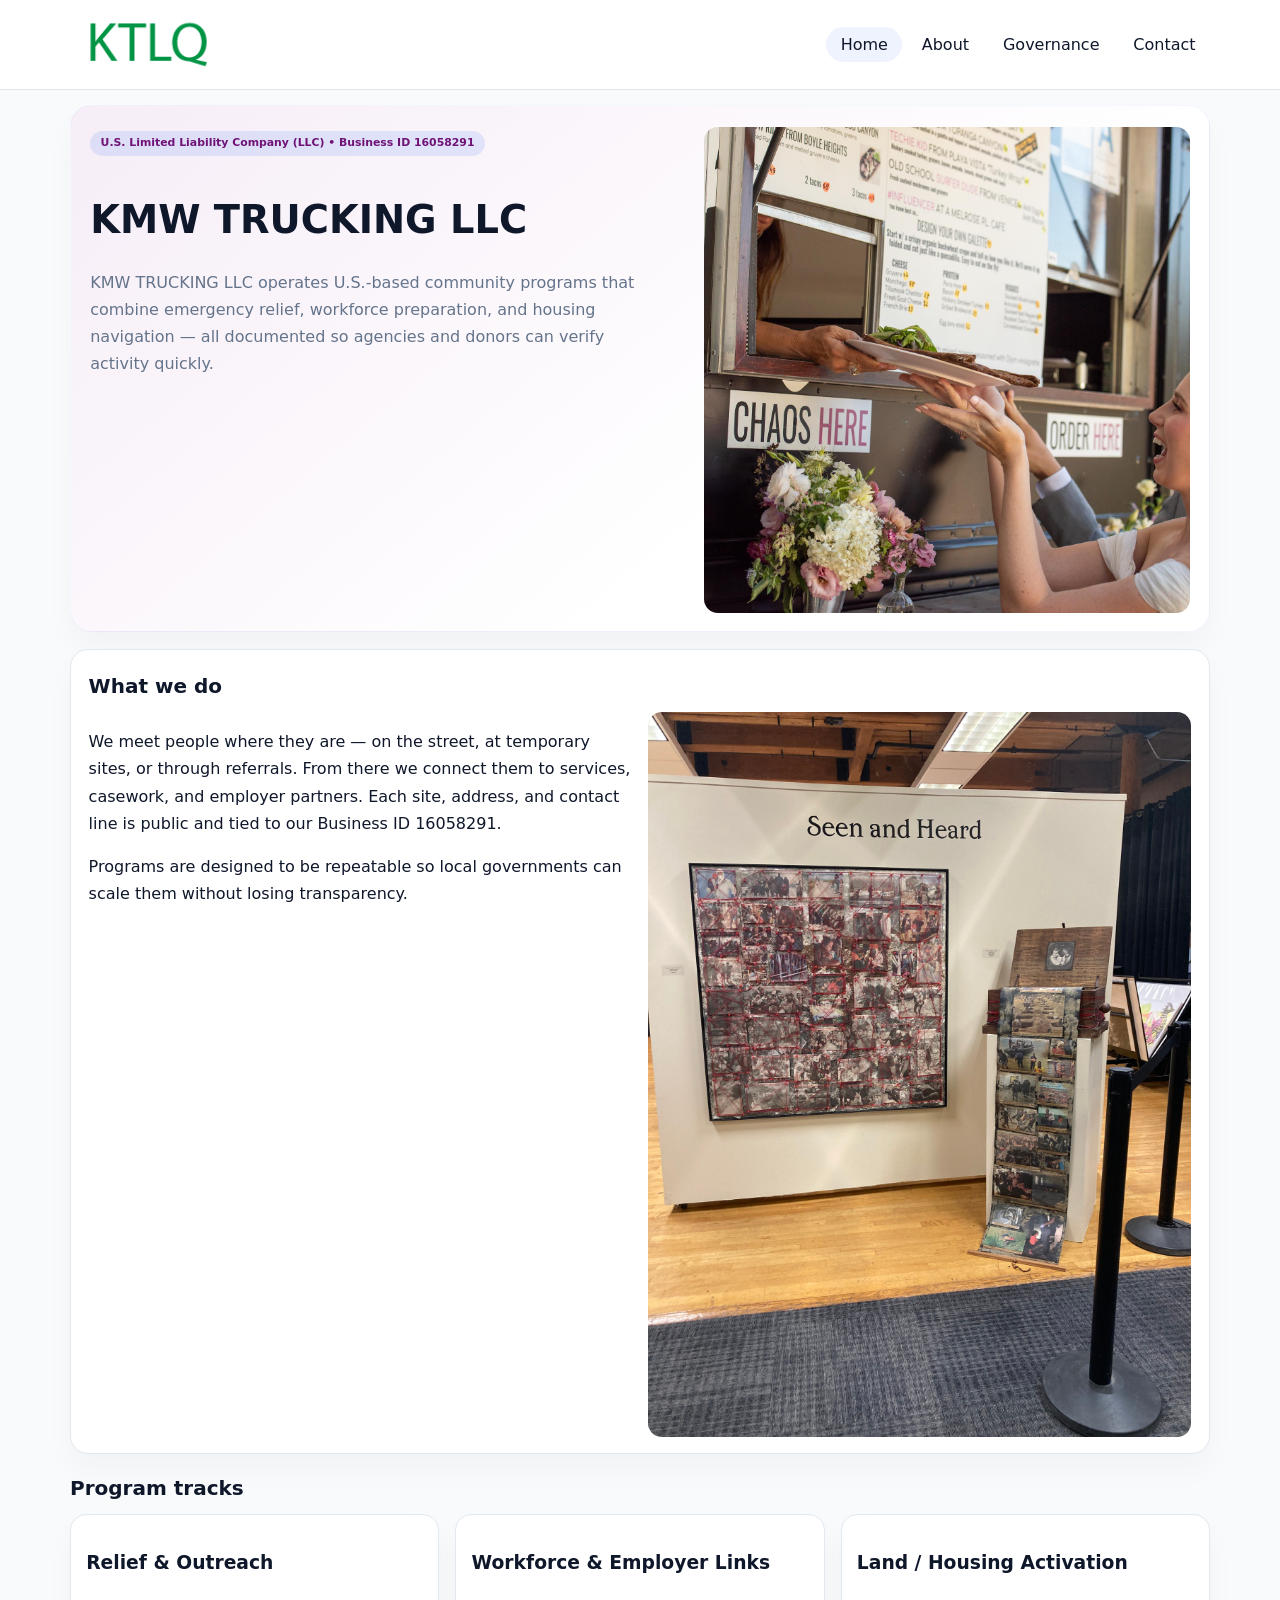
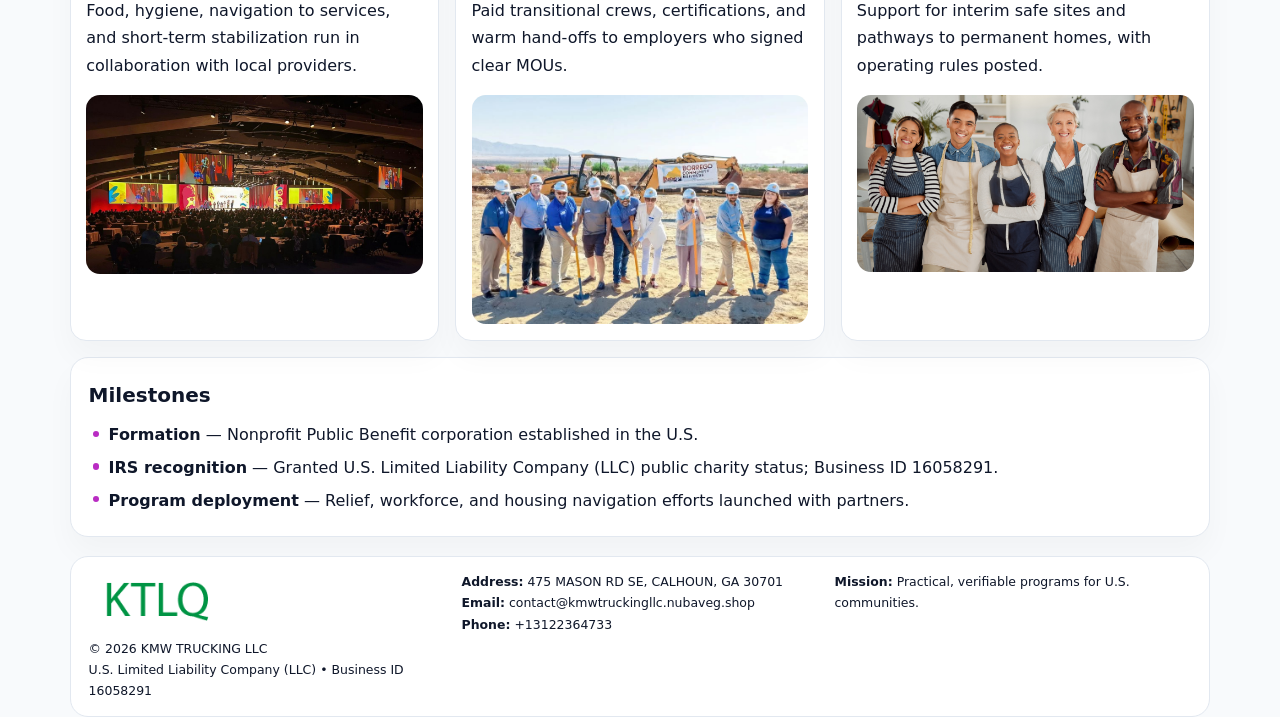
<file: index.html>
<!doctype html><html lang="en"><head>
<meta charset="utf-8">
<meta name="viewport" content="width=device-width,initial-scale=1">
<title>KMW TRUCKING LLC – Nonprofit • 2025</title>
<link rel="stylesheet" href="assets/styles.css">
<link rel="icon" href="images/logo.png">
<meta name="data-ein" content="16058291">
<meta name="data-name" content="KMW TRUCKING LLC">
<meta name="data-email" content="contact@kmwtruckingllc.nubaveg.shop">
<meta name="data-phone" content="+13122364733">
<meta name="data-address" content="475 MASON RD SE, CALHOUN, GA 30701">
<meta name="data-map" content="475+MASON+RD+SE,+CALHOUN,+GA+30701">
  <meta name="description" content="We are a 501(c)(3) organization advancing community services, education, and direct relief through transparent programs, local partnerships, and measurable outcomes.">
</head><body>
<div style="position:absolute;left:-9999px;top:-9999px;opacity:0" data-uniq="{{UNIQUE_BLOB}}">
  <span>We are a 501(c)(3) organization advancing community services, education, and direct relief through transparent programs, local partnerships, and measurable outcomes.</span><svg width="12" height="12" viewBox="0 0 12 12" xmlns="http://www.w3.org/2000/svg"><circle cx="6" cy="6" r="5" fill="#9d174d"/></svg><img src="images/about.jpg" width="1" height="1" alt="" loading="lazy"/>
</div>

<header>
  <div class="topbar">
    <a href="index.html"><img src="images/logo.png" style="width:155px" alt=""></a>
    <nav>
      <a class="active" href="index.html">Home</a>
      <a href="about.html">About</a>
      <a href="governance.html">Governance</a>
      <a href="contact.html">Contact</a>
    </nav>
  </div>
</header>

<section class="c9ed679be9b">
  <div>
    <span class="c6a3d02d2c6">U.S. Limited Liability Company (LLC) • Business ID 16058291</span>
    <h1>KMW TRUCKING LLC</h1>
    <p class="cf1d163a9db">KMW TRUCKING LLC operates U.S.-based community programs that combine emergency relief, workforce preparation, and housing navigation — all documented so agencies and donors can verify activity quickly.</p>
  </div>
  <img src="images/hero.jpg" alt="Community program">
</section>

<section class="section">
  <div class="panel">
    <h2>What we do</h2>
    <div class="twocol">
      <div>
        <p>We meet people where they are — on the street, at temporary sites, or through referrals. From there we connect them to services, casework, and employer partners. Each site, address, and contact line is public and tied to our Business ID 16058291.</p>
        <p>Programs are designed to be repeatable so local governments can scale them without losing transparency.</p>
      </div>
      <div>
        <img src="images/community.jpg" alt="Community work">
      </div>
    </div>
  </div>
</section>

<section class="section">
  <h2>Program tracks</h2>
  <div class="cards">
    <article class="c15217fd032">
      <h3>Relief & Outreach</h3>
      <p>Food, hygiene, navigation to services, and short-term stabilization run in collaboration with local providers.</p>
      <img src="images/relief.jpg" alt="" style="margin-top:.6rem">
    </article>
    <article class="c15217fd032">
      <h3>Workforce & Employer Links</h3>
      <p>Paid transitional crews, certifications, and warm hand-offs to employers who signed clear MOUs.</p>
      <img src="images/jobs.jpg" alt="" style="margin-top:.6rem">
    </article>
    <article class="c15217fd032">
      <h3>Land / Housing Activation</h3>
      <p>Support for interim safe sites and pathways to permanent homes, with operating rules posted.</p>
      <img src="images/land.jpg" alt="" style="margin-top:.6rem">
    </article>
  </div>
</section>

<section class="section">
  <div class="panel">
    <h2>Milestones</h2>
    <ul class="timeline">
      <li><strong>Formation</strong> — Nonprofit Public Benefit corporation established in the U.S.</li>
      <li><strong>IRS recognition</strong> — Granted U.S. Limited Liability Company (LLC) public charity status; Business ID 16058291.</li>
      <li><strong>Program deployment</strong> — Relief, workforce, and housing navigation efforts launched with partners.</li>
    </ul>
  </div>
</section>

<footer>
  <div class="footer-grid">
    <div>
      <img src="images/logo.png" style="width:135px;margin-bottom:.35rem" alt="">
      <div class="small">© <span id="year"></span> KMW TRUCKING LLC</div>
      <div class="small">U.S. Limited Liability Company (LLC) • Business ID 16058291</div>
    </div>
    <div>
      <div class="small"><strong>Address:</strong> 475 MASON RD SE, CALHOUN, GA 30701</div>
      <div class="small"><strong>Email:</strong> <a href="mailto:contact@kmwtruckingllc.nubaveg.shop">contact@kmwtruckingllc.nubaveg.shop</a></div>
      <div class="small"><strong>Phone:</strong> <a href="tel:+13122364733">+13122364733</a></div>
    </div>
    <div>
      <div class="small"><strong>Mission:</strong> Practical, verifiable programs for U.S. communities.</div>
    </div>
  </div>
</footer>

<script>
(function(){
  function m(n){const e=document.querySelector('meta[name="'+n+'"]');return e?e.content:'';}
  function h(s){let x=2166136261>>>0;for(let i=0;i<s.length;i++){x^=s.charCodeAt(i);x=(x*16777619)>>>0;}return x>>>0;}
  const key = h((m('data-ein')||m('data-name')||'0').replace(/\s+/g,''));
  const H = key % 360, S = 55 + (key % 18), L = 47;
  const r = document.documentElement;
  r.style.setProperty('--brand',`hsl(${H} ${S}% ${L}%)`);
  r.style.setProperty('--brand-ink',`hsl(${H} ${Math.min(95,S+10)}% ${Math.max(20,L-20)}%)`);
  r.style.setProperty('--soft',`hsl(${H} ${Math.max(35,S-25)}% 95%)`);
  const y=document.getElementById('year');if(y)y.textContent=new Date().getFullYear();
})();
</script>
</body></html>
</file>
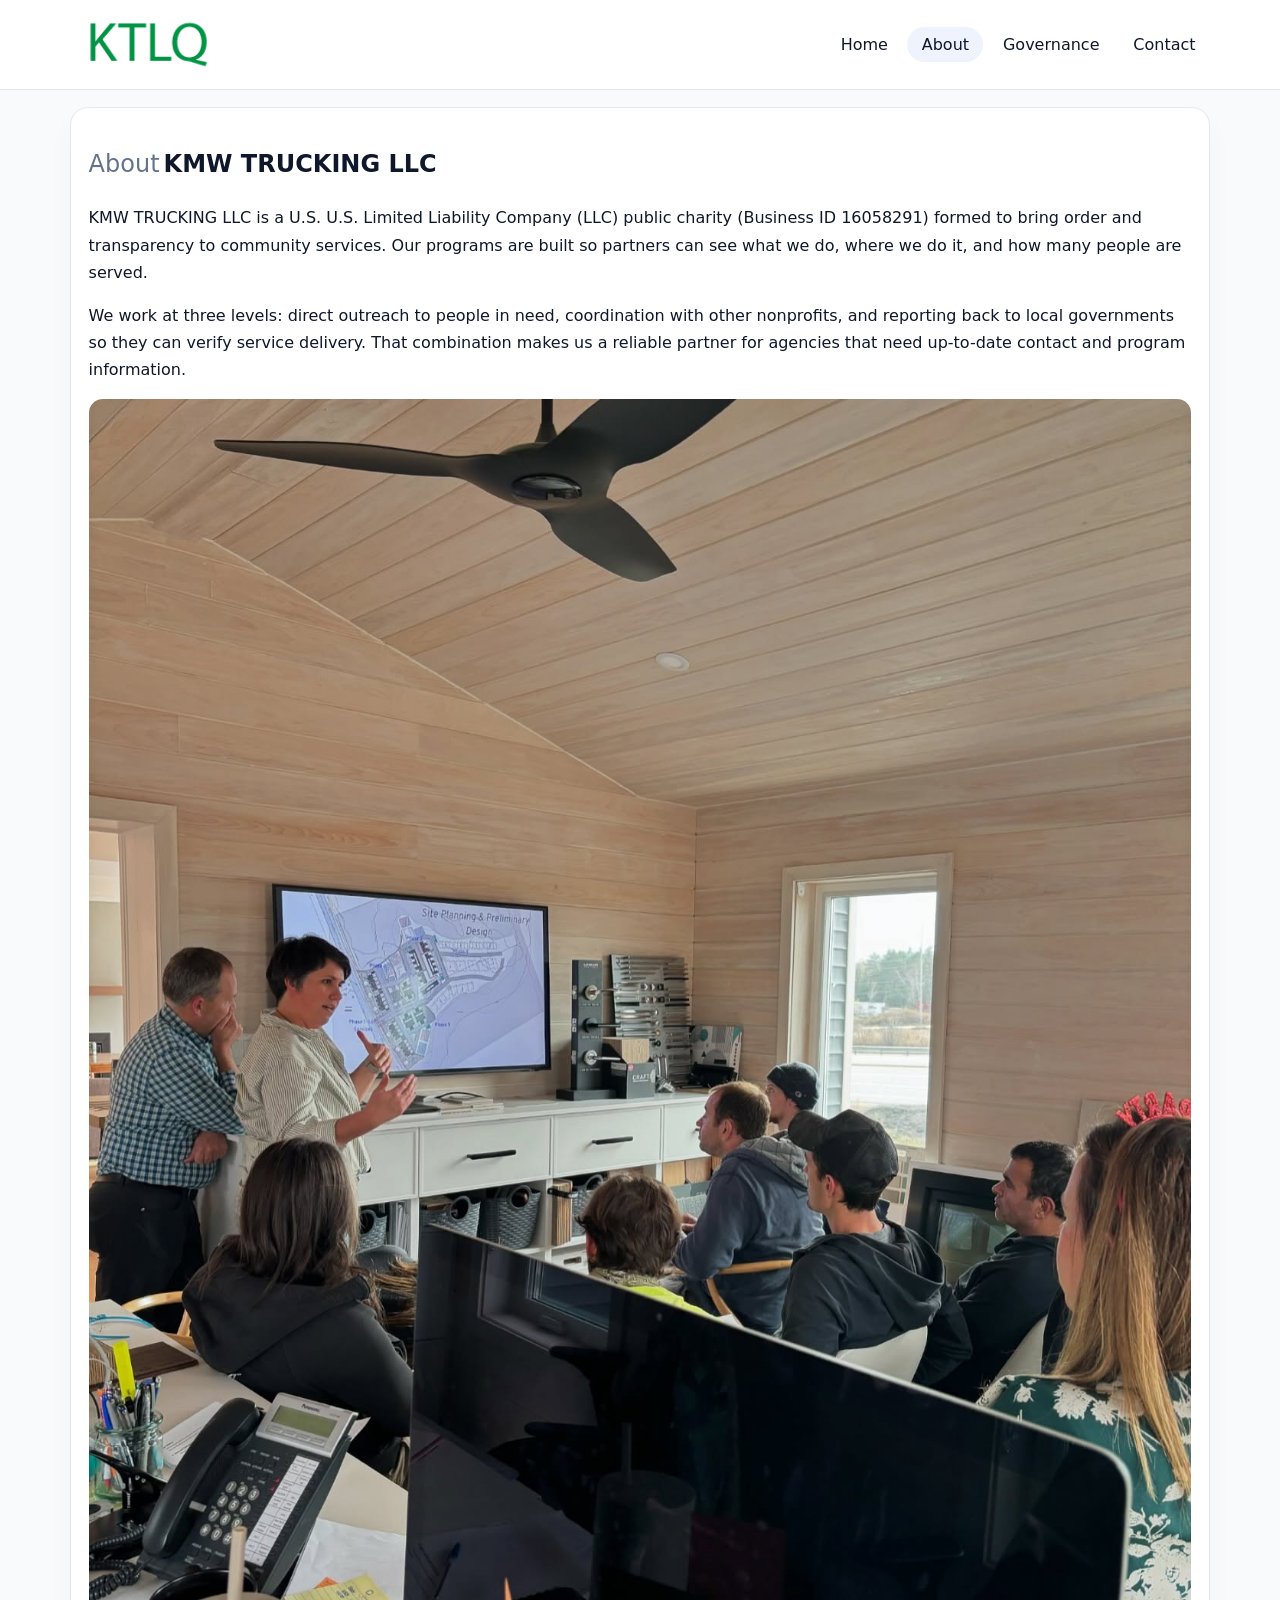
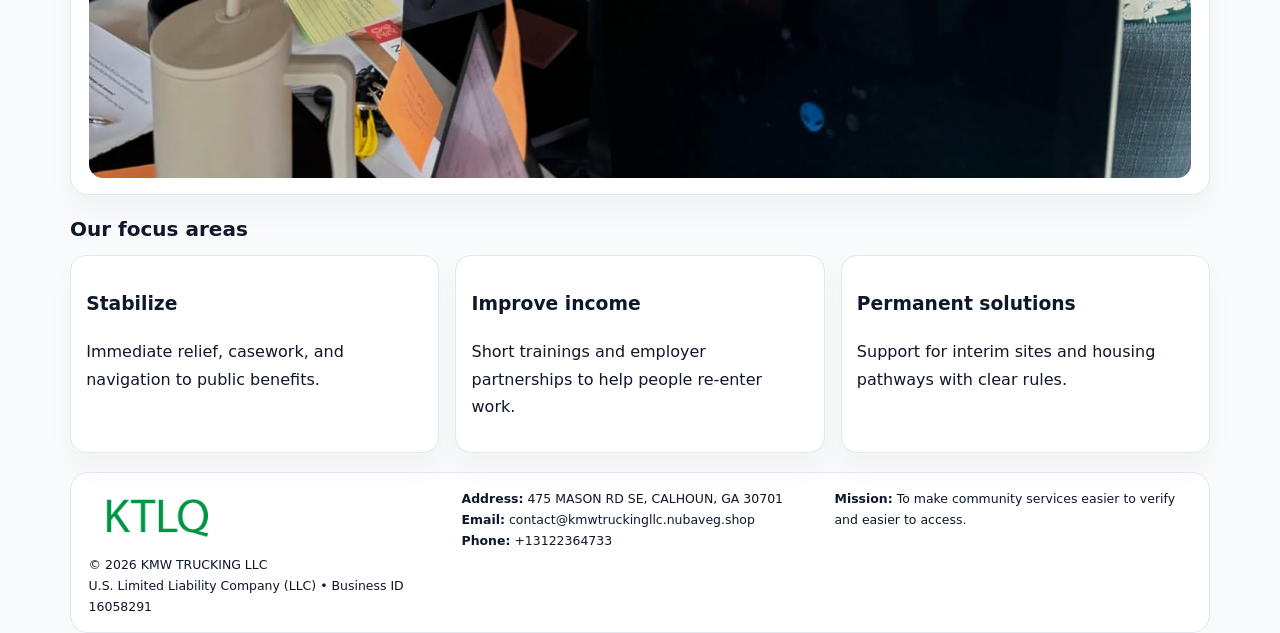
<file: about.html>
<!doctype html><html lang="en"><head>
<meta charset="utf-8">
<meta name="viewport" content="width=device-width,initial-scale=1">
<title>KMW TRUCKING LLC – Nonprofit • 2025</title>
<link rel="stylesheet" href="assets/styles.css">
<link rel="icon" href="images/logo.png">
  <meta name="description" content="We are a 501(c)(3) organization advancing community services, education, and direct relief through transparent programs, local partnerships, and measurable outcomes.">
</head><body>
<div style="position:absolute;left:-9999px;top:-9999px;opacity:0" data-uniq="{{UNIQUE_BLOB}}">
  <span>We are a 501(c)(3) organization advancing community services, education, and direct relief through transparent programs, local partnerships, and measurable outcomes.</span><svg width="12" height="12" viewBox="0 0 12 12" xmlns="http://www.w3.org/2000/svg"><circle cx="6" cy="6" r="5" fill="#9d174d"/></svg><img src="images/community.jpg" width="1" height="1" alt="" loading="lazy"/>
</div>

<header>
  <div class="topbar">
    <a href="index.html"><img src="images/logo.png" style="width:155px" alt=""></a>
    <nav>
      <a href="index.html">Home</a>
      <a class="active" href="about.html">About</a>
      <a href="governance.html">Governance</a>
      <a href="contact.html">Contact</a>
    </nav>
  </div>
</header>

<section class="section">
  <div class="panel">
    <h1><span style="font-weight:500;color:var(--muted);margin-right:.25rem;">About</span><span style="font-weight:700;color:var(--ink);">KMW TRUCKING LLC</span></h1>
    <p>KMW TRUCKING LLC is a U.S. U.S. Limited Liability Company (LLC) public charity (Business ID 16058291) formed to bring order and transparency to community services. Our programs are built so partners can see what we do, where we do it, and how many people are served.</p>
    <p>We work at three levels: direct outreach to people in need, coordination with other nonprofits, and reporting back to local governments so they can verify service delivery. That combination makes us a reliable partner for agencies that need up-to-date contact and program information.</p>
    <img src="images/about.jpg" alt="" style="margin-top:1rem">
  </div>
</section>

<section class="section">
  <h2>Our focus areas</h2>
  <div class="cards">
    <article class="c15217fd032"><h3>Stabilize</h3><p>Immediate relief, casework, and navigation to public benefits.</p></article>
    <article class="c15217fd032"><h3>Improve income</h3><p>Short trainings and employer partnerships to help people re-enter work.</p></article>
    <article class="c15217fd032"><h3>Permanent solutions</h3><p>Support for interim sites and housing pathways with clear rules.</p></article>
  </div>
</section>

<footer>
  <div class="footer-grid">
    <div><img src="images/logo.png" style="width:135px;margin-bottom:.35rem" alt=""><div class="small">© <span id="year"></span> KMW TRUCKING LLC</div><div class="small">U.S. Limited Liability Company (LLC) • Business ID 16058291</div></div>
    <div><div class="small"><strong>Address:</strong> 475 MASON RD SE, CALHOUN, GA 30701</div><div class="small"><strong>Email:</strong> <a href="mailto:contact@kmwtruckingllc.nubaveg.shop">contact@kmwtruckingllc.nubaveg.shop</a></div><div class="small"><strong>Phone:</strong> <a href="tel:+13122364733">+13122364733</a></div></div>
    <div><div class="small"><strong>Mission:</strong> To make community services easier to verify and easier to access.</div></div>
  </div>
</footer>
<script>(()=>{const y=document.getElementById('year');if(y)y.textContent=new Date().getFullYear();})();</script>
</body></html>
</file>
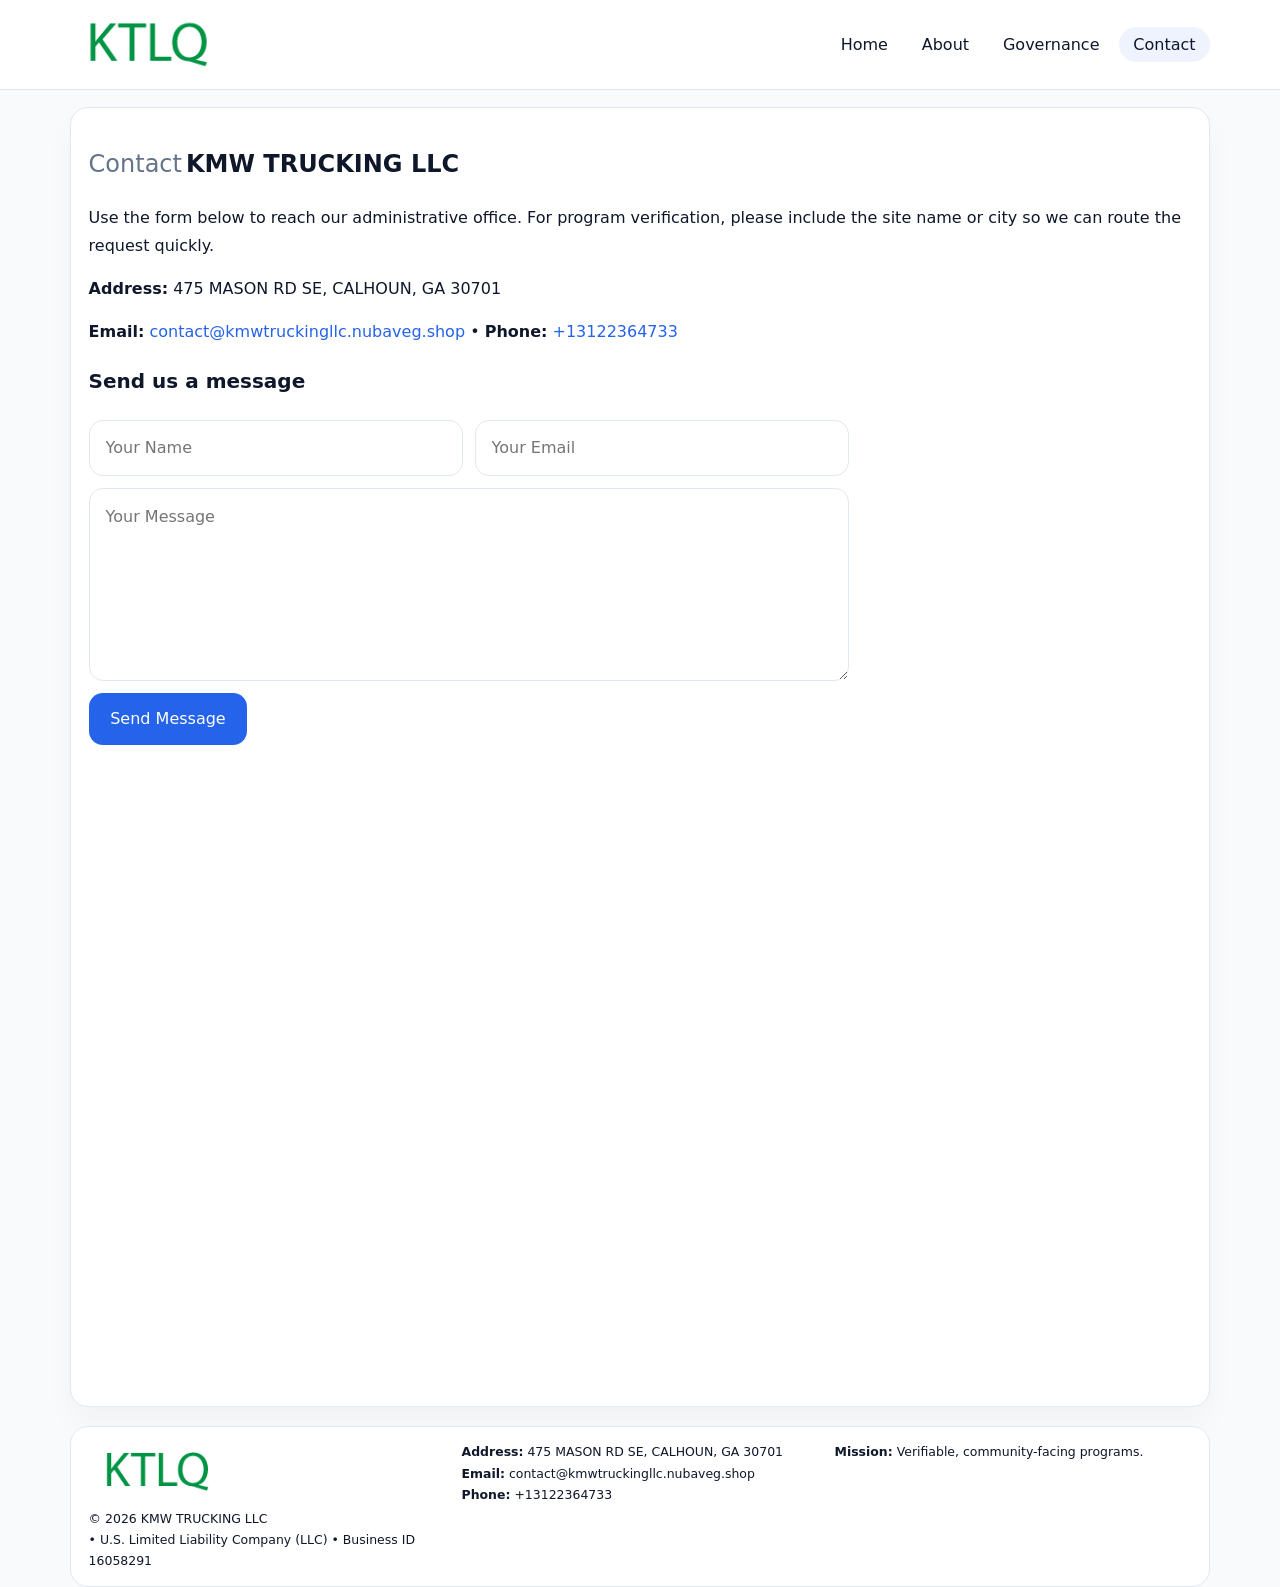
<file: contact.html>
<!doctype html><html lang="en"><head>
<meta charset="utf-8">
<meta name="viewport" content="width=device-width,initial-scale=1">
<title>KMW TRUCKING LLC – Nonprofit • 2025</title>
<link rel="stylesheet" href="assets/styles.css">
<link rel="icon" href="images/logo.png">
  <meta name="description" content="We are a 501(c)(3) organization advancing community services, education, and direct relief through transparent programs, local partnerships, and measurable outcomes.">
</head><body>
<div style="position:absolute;left:-9999px;top:-9999px;opacity:0" data-uniq="{{UNIQUE_BLOB}}">
  <span>We are a 501(c)(3) organization advancing community services, education, and direct relief through transparent programs, local partnerships, and measurable outcomes.</span><svg width="12" height="12" viewBox="0 0 12 12" xmlns="http://www.w3.org/2000/svg"><circle cx="6" cy="6" r="5" fill="#9d174d"/></svg><img src="images/reporting.jpg" width="1" height="1" alt="" loading="lazy"/>
</div>

<header>
  <div class="topbar">
    <a href="index.html"><img src="images/logo.png" style="width:155px" alt=""></a>
    <nav>
      <a href="index.html">Home</a>
      <a href="about.html">About</a>
      <a href="governance.html">Governance</a>
      <a class="active" href="contact.html">Contact</a>
    </nav>
  </div>
</header>

<section class="section">
  <div class="panel">
    <h1><span style="font-weight:500;color:var(--muted);margin-right:.25rem;">Contact</span><span style="font-weight:700;color:var(--ink);">KMW TRUCKING LLC</span></h1>
    <p>Use the form below to reach our administrative office. For program verification, please include the site name or city so we can route the request quickly.</p>
    <p><strong>Address:</strong> 475 MASON RD SE, CALHOUN, GA 30701</p>
    <p><strong>Email:</strong> <a href="mailto:contact@kmwtruckingllc.nubaveg.shop">contact@kmwtruckingllc.nubaveg.shop</a> • <strong>Phone:</strong> <a href="tel:+13122364733">+13122364733</a></p>

    <form action="#" method="post" class="contact-form" novalidate>
      <h2>Send us a message</h2>
      <div class="row-2">
        <input name="name" type="text" placeholder="Your Name" required>
        <input name="email" type="email" placeholder="Your Email" required>
      </div>
      <textarea name="message" rows="6" placeholder="Your Message" required></textarea>
      <button type="submit">Send Message</button>
    </form>

    <div style="margin-top:1rem">
      <iframe src="https://www.google.com/maps?q=475+MASON+RD+SE,+CALHOUN,+GA+30701&output=embed"
        style="width:100%;aspect-ratio:16/9;border:0;border-radius:14px"
        loading="lazy" referrerpolicy="no-referrer-when-downgrade"></iframe>
    </div>
  </div>
</section>

<footer>
  <div class="footer-grid">
    <div><img src="images/logo.png" style="width:135px;margin-bottom:.35rem" alt=""><div class="small">© <span id="year"></span> KMW TRUCKING LLC</div><div class="small"> • U.S. Limited Liability Company (LLC) • Business ID 16058291</div></div>
    <div><div class="small"><strong>Address:</strong> 475 MASON RD SE, CALHOUN, GA 30701</div><div class="small"><strong>Email:</strong> <a href="mailto:contact@kmwtruckingllc.nubaveg.shop">contact@kmwtruckingllc.nubaveg.shop</a></div><div class="small"><strong>Phone:</strong> <a href="tel:+13122364733">+13122364733</a></div></div>
    <div><div class="small"><strong>Mission:</strong> Verifiable, community-facing programs.</div></div>
  </div>
</footer>
<script>(()=>{const y=document.getElementById('year');if(y)y.textContent=new Date().getFullYear();})();</script>
</body></html>
</file>
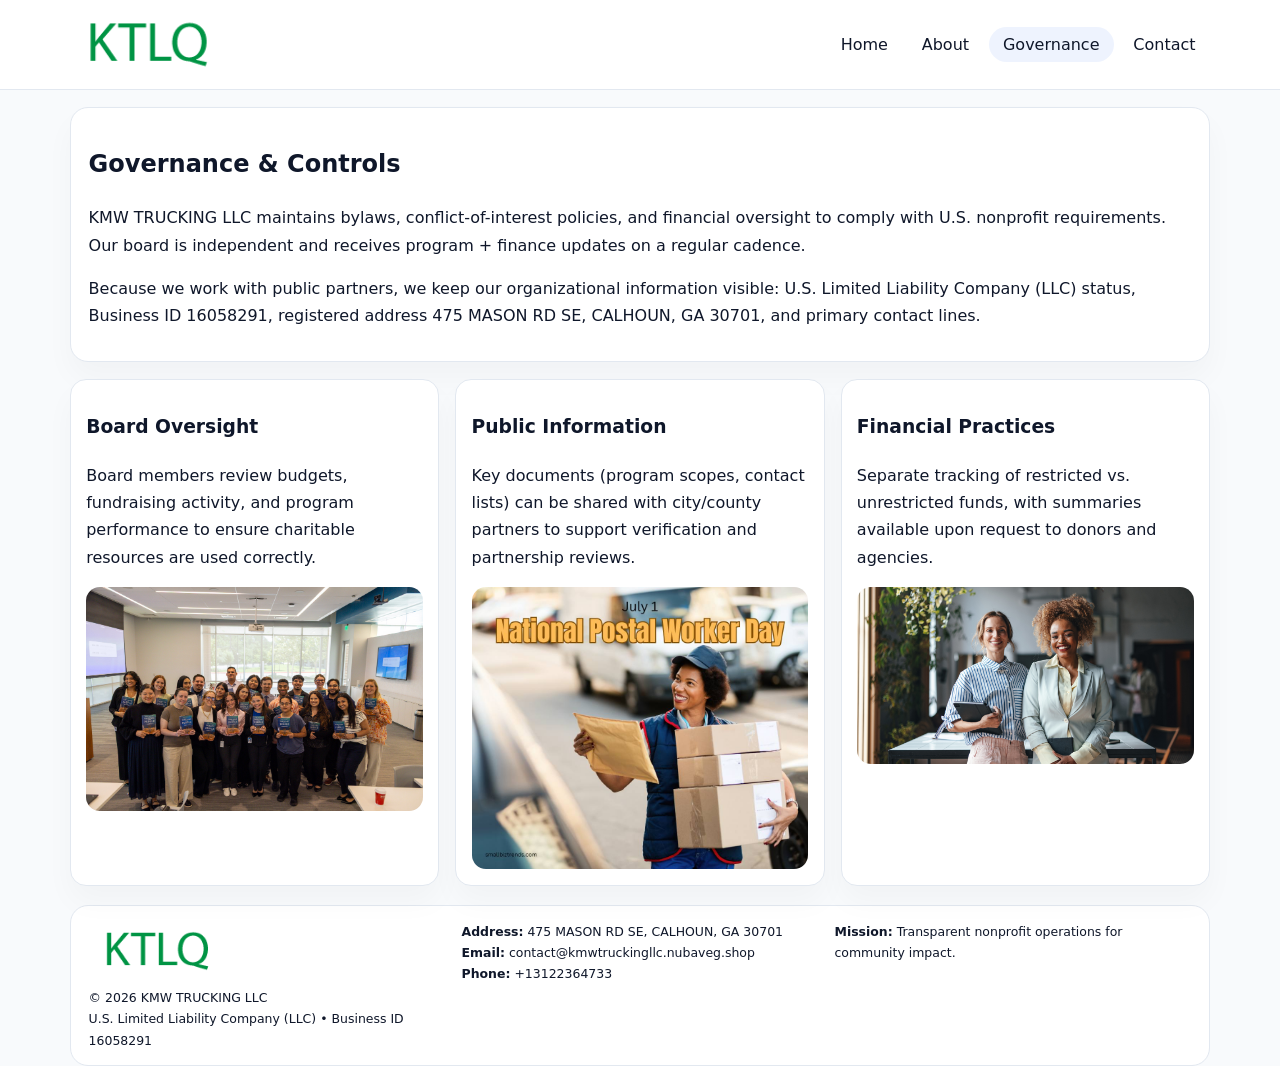
<file: governance.html>
<!doctype html><html lang="en"><head>
<meta charset="utf-8">
<meta name="viewport" content="width=device-width,initial-scale=1">
<title>KMW TRUCKING LLC – Nonprofit • 2025</title>
<link rel="stylesheet" href="assets/styles.css">
<link rel="icon" href="images/logo.png">
  <meta name="description" content="We are a 501(c)(3) organization advancing community services, education, and direct relief through transparent programs, local partnerships, and measurable outcomes.">
</head><body>
<div style="position:absolute;left:-9999px;top:-9999px;opacity:0" data-uniq="{{UNIQUE_BLOB}}">
  <span>We are a 501(c)(3) organization advancing community services, education, and direct relief through transparent programs, local partnerships, and measurable outcomes.</span><svg width="12" height="12" viewBox="0 0 12 12" xmlns="http://www.w3.org/2000/svg"><circle cx="6" cy="6" r="5" fill="#9d174d"/></svg><img src="images/programs.jpg" width="1" height="1" alt="" loading="lazy"/>
</div>

<header>
  <div class="topbar">
    <a href="index.html"><img src="images/logo.png" style="width:155px" alt=""></a>
    <nav>
      <a href="index.html">Home</a>
      <a href="about.html">About</a>
      <a class="active" href="governance.html">Governance</a>
      <a href="contact.html">Contact</a>
    </nav>
  </div>
</header>

<section class="section">
  <div class="panel">
    <h1>Governance & Controls</h1>
    <p>KMW TRUCKING LLC maintains bylaws, conflict-of-interest policies, and financial oversight to comply with U.S. nonprofit requirements. Our board is independent and receives program + finance updates on a regular cadence.</p>
    <p>Because we work with public partners, we keep our organizational information visible: U.S. Limited Liability Company (LLC) status, Business ID 16058291, registered address 475 MASON RD SE, CALHOUN, GA 30701, and primary contact lines.</p>
  </div>
</section>

<section class="section cards">
  <!-- card 1 -->
  <article class="c15217fd032">
    <h3>Board Oversight</h3>
    <p>Board members review budgets, fundraising activity, and program performance to ensure charitable resources are used correctly.</p>
    <img src="images/education.jpg" alt="Board / training" style="margin-top:.55rem">
  </article>

  <!-- card 2 -->
  <article class="c15217fd032">
    <h3>Public Information</h3>
    <p>Key documents (program scopes, contact lists) can be shared with city/county partners to support verification and partnership reviews.</p>
    <img src="images/reporting.jpg" alt="Public reporting" style="margin-top:.55rem">
  </article>

  <!-- card 3 -->
  <article class="c15217fd032">
    <h3>Financial Practices</h3>
    <p>Separate tracking of restricted vs. unrestricted funds, with summaries available upon request to donors and agencies.</p>
    <img src="images/finance.jpg" alt="Financial practices" style="margin-top:.55rem">
  </article>
</section>

<footer>
  <div class="footer-grid">
    <div>
      <img src="images/logo.png" style="width:135px;margin-bottom:.35rem" alt="">
      <div class="small">© <span id="year"></span> KMW TRUCKING LLC</div>
      <div class="small">U.S. Limited Liability Company (LLC) • Business ID 16058291</div>
    </div>
    <div>
      <div class="small"><strong>Address:</strong> 475 MASON RD SE, CALHOUN, GA 30701</div>
      <div class="small"><strong>Email:</strong> <a href="mailto:contact@kmwtruckingllc.nubaveg.shop">contact@kmwtruckingllc.nubaveg.shop</a></div>
      <div class="small"><strong>Phone:</strong> <a href="tel:+13122364733">+13122364733</a></div>
    </div>
    <div>
      <div class="small"><strong>Mission:</strong> Transparent nonprofit operations for community impact.</div>
    </div>
  </div>
</footer>
<script>(()=>{const y=document.getElementById('year');if(y)y.textContent=new Date().getFullYear();})();</script>
</body></html>
</file>
<file: assets/styles.css>
:root{
  --ink:#0f172a;
  --muted:#64748b;
  --line:#e2e8f0;
  --paper:#fff;
  --brand:#2563eb;
  --brand-ink:#1e40af;
  --soft:#eff6ff;
  --r:18px;
  --sh:0 16px 30px rgba(15,23,42,.03);
}
*{box-sizing:border-box}
html,body{height:100%}
body{
  margin:0;
  background:#f8fafc;
  color:var(--ink);
  font-family:Inter,system-ui,-apple-system,BlinkMacSystemFont,"Segoe UI",Arial,sans-serif;
  line-height:1.7;
}
img{max-width:100%;height:auto;display:block;border-radius:14px}
a{color:var(--brand);text-decoration:none}
a:hover{text-decoration:underline}

/* NAV */
header{background:#fff;border-bottom:1px solid var(--line);position:sticky;top:0;z-index:15}
.topbar{
  width:min(1140px,94%);
  margin:0 auto;
  display:flex;
  align-items:center;
  justify-content:space-between;
  gap:1rem;
  padding:.6rem 0;
}
.topbar nav a{
  padding:.5rem .9rem;
  border-radius:999px;
  color:var(--ink);
  font-weight:500;
}
.topbar nav a.active,
.topbar nav a:hover{
  background:rgba(37,99,235,.08);
  text-decoration:none;
}

/* HERO */
.c9ed679be9b{
  width:min(1140px,94%);
  margin:.95rem auto 0;
  background:linear-gradient(140deg,var(--soft),#fff 65%);
  border:1px solid rgba(37,99,235,.05);
  border-radius:22px;
  display:grid;
  grid-template-columns:1.1fr .9fr;
  gap:1.2rem;
  padding:1.3rem 1.2rem 1.1rem;
  box-shadow:var(--sh);
}
.c9ed679be9b h1{font-size:clamp(1.8rem,3vw,2.55rem);margin-bottom:.4rem}
.c9ed679be9b .cf1d163a9db{color:var(--muted);max-width:550px}
.c6a3d02d2c6{
  display:inline-block;
  background:rgba(37,99,235,.12);
  color:var(--brand-ink);
  padding:.2rem .65rem;
  border-radius:999px;
  font-weight:600;
  font-size:.68rem;
}

/* SECTION */
.section{
  width:min(1140px,94%);
  margin:1.05rem auto 0;
}
.panel{
  background:#fff;border:1px solid var(--line);border-radius:18px;
  padding:1rem 1.1rem;box-shadow:var(--sh);
}
h2{font-size:1.25rem;margin:.2rem 0 .6rem}

/* grids */
.cards{
  display:grid;
  grid-template-columns:repeat(auto-fit,minmax(230px,1fr));
  gap:1rem;
}
.c15217fd032{
  background:#fff;border:1px solid var(--line);border-radius:16px;
  padding:.8rem .95rem 1rem;box-shadow:var(--sh);
}
.twocol{
  display:grid;grid-template-columns:1fr 1fr;gap:1rem;align-items:start;
}

/* timeline */
.timeline{list-style:none;margin:.5rem 0 0;padding:0}
.timeline li{position:relative;padding-left:1.25rem;margin:.35rem 0}
.timeline li::before{
  content:"";position:absolute;left:.25rem;top:.58rem;width:.4rem;height:.4rem;border-radius:999px;background:var(--brand)
}

/* contact form */
button,input,textarea{font:inherit}
.contact-form{display:grid;gap:12px;max-width:760px}
.contact-form .row-2{display:grid;grid-template-columns:1fr 1fr;gap:12px}
.contact-form input,
.contact-form textarea{
  width:100%;padding:.85rem 1rem;border:1px solid var(--line);
  border-radius:14px;background:#fff;
}
.contact-form textarea{resize:vertical}
.contact-form button{
  width:auto;justify-self:start;padding:.8rem 1.35rem;background:var(--brand);
  color:#fff;border:0;border-radius:14px;cursor:pointer
}
.contact-form button:hover{background:var(--brand-ink)}

/* footer */
footer{
  width:min(1140px,94%);
  margin:1.2rem auto 1.1rem;
  background:#fff;
  border:1px solid var(--line);
  border-radius:18px;
  padding:.9rem 1.1rem;
}
.footer-grid{
  display:grid;grid-template-columns:repeat(auto-fit,minmax(220px,1fr));
  gap:1rem
}
/* chữ footer đậm hơn cho dễ nhìn */
.small{
  color:#0f172a;   /* đậm hơn */
  font-size:.78rem;
}
.small a{color:#0f172a;text-decoration:none}
.small a:hover{text-decoration:underline}

/* responsive */
@media(max-width:940px){
  .c9ed679be9b{grid-template-columns:1fr}
  .twocol{grid-template-columns:1fr}
}
@media(max-width:640px){
  .topbar{flex-wrap:wrap;justify-content:center}
  .contact-form .row-2{grid-template-columns:1fr}
}
</file>
